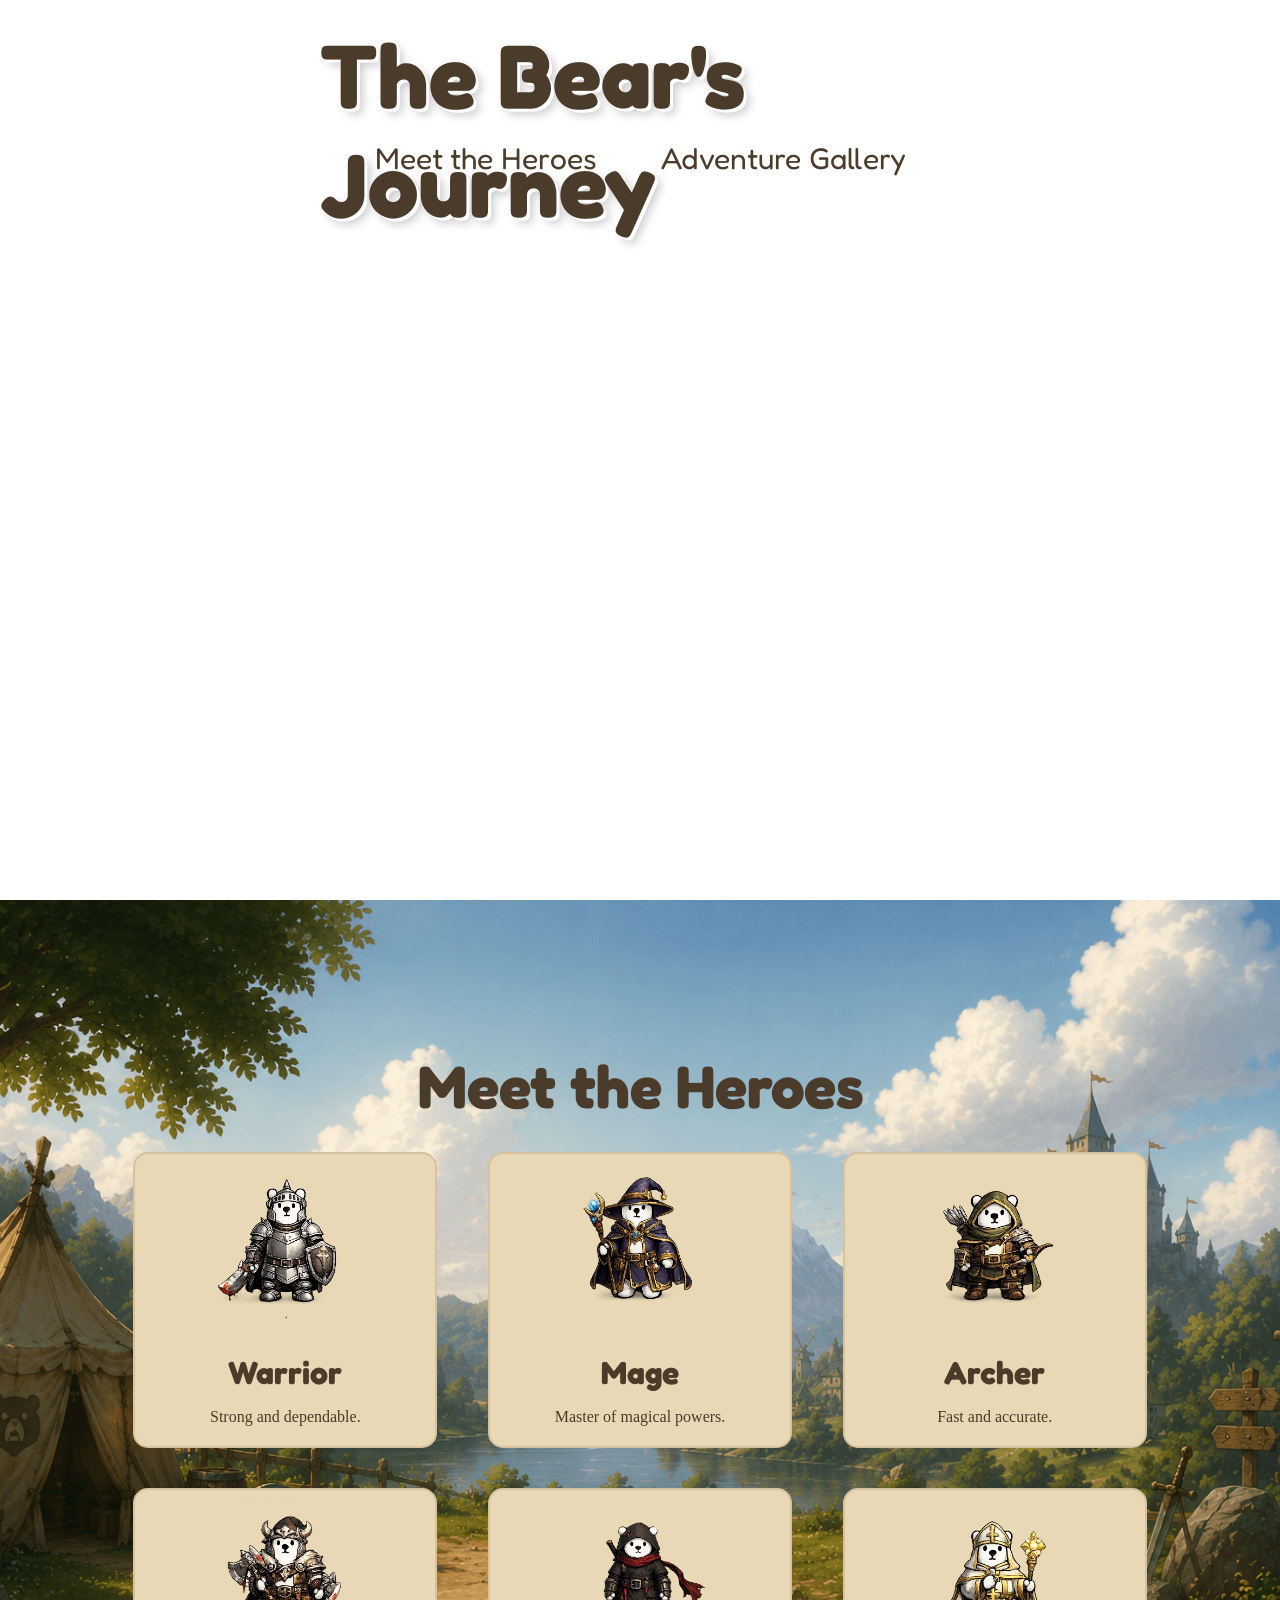
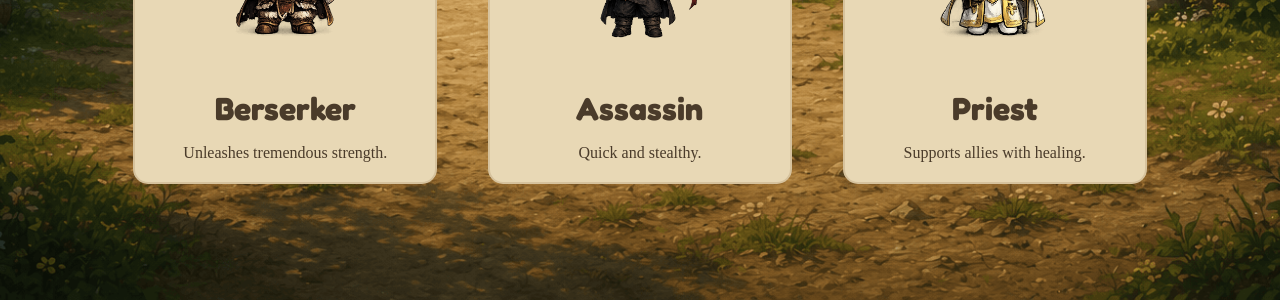
<file: index.html>
<!DOCTYPE html>
<html lang="en">

<head>

    <meta charset="UTF-8">

    <meta name="viewport"
          content="width=device-width, initial-scale=1.0">

    <link href="https://fonts.googleapis.com/css2?family=Fredoka:wght@600&display=swap"
          rel="stylesheet">

    <title>The Bear's Journey</title>
    

    <link rel="stylesheet" href="style.css">

</head>

<body>
  
    <h1 class="title">The Bear's Journey</h1>
  <nav class="navbar">
    <a href="#heroes">Meet the Heroes</a>
    <a href="Adventuremapgallery.html">Adventure Gallery</a>
</nav>
    
    <section class="hero">
        <div class="bear-container">

            <img src="bearstream/bear1.png" class="frame frame1">
            <img src="bearstream/bear2.png" class="frame frame2">
            <img src="bearstream/bear3.png" class="frame frame3">
            <img src="bearstream/bear4.png" class="frame frame4">
            <img src="bearstream/bear5.png" class="frame frame5">
            <img src="bearstream/bear6.png" class="frame frame6">
            <img src="bearstream/bear7.png" class="frame frame7">
            <img src="bearstream/bear8.png" class="frame frame8">
            <img src="bearstream/bear9.png" class="frame frame9">
            <img src="bearstream/bear10.png" class="frame frame10">
            <img src="bearstream/bear11.png" class="frame frame11">
            <img src="bearstream/bear12.png" class="frame frame12">
            <img src="bearstream/bear13.png" class="frame frame13">
            <img src="bearstream/bear14.png" class="frame frame14">
            <img src="bearstream/bear15.png" class="frame frame15">
            <img src="bearstream/bear16.png" class="frame frame16">
            <img src="bearstream/bear17.png" class="frame frame17">

        </div>

    </section>


  
<section class="gallery-section" id="heroes">

    <h2 class="gallery-title">Meet the Heroes</h2>

     

    <div class="gallery">
        
    <a href="warrior.html" class="hero-link">

<div class="hero-card">

    <img src="bearstream/warrior1.png"
         class="warrior">

    <h3>Warrior</h3>

    <p>Strong and dependable.</p>

</div>

</a>

    <a href="mage.html" class="hero-link"> 
        
<div class="hero-card">

    <img src="bearstream/mage1.png"
         class="mage">

    <h3>Mage</h3>
    
    <p>Master of magical powers.</p>

</div>
</a>
<a href="archer.html" class="hero-link">

<div class="hero-card">

    <img src="bearstream/archer1.png"
         class="archer">

    <h3>Archer</h3>

    <p>Fast and accurate.</p>

</div>
    </a>


        <a href="berserker.html" class="hero-link"> 
        
<div class="hero-card">

    <img src="bearstream/berserker1.png"
         class="berserker">

    <h3>Berserker</h3>

    <p>Unleashes tremendous strength.</p>

</div>
        </a>

<a href="assassin.html" class="hero-link">
        
<div class="hero-card">

    <img src="bearstream/assassin1.png"
         class="assassin">

    <h3>Assassin</h3>

    <p>Quick and stealthy.</p>

</div>
</a>
        
<a href="priest.html" class="hero-link">
        
<div class="hero-card">

    <img src="bearstream/priest1.png"
         class="priest">

    <h3>Priest</h3>
    
    <p>Supports allies with healing.</p>

</div>
    </a>
    
    </div>

</section>
</body>

</html>
</file>
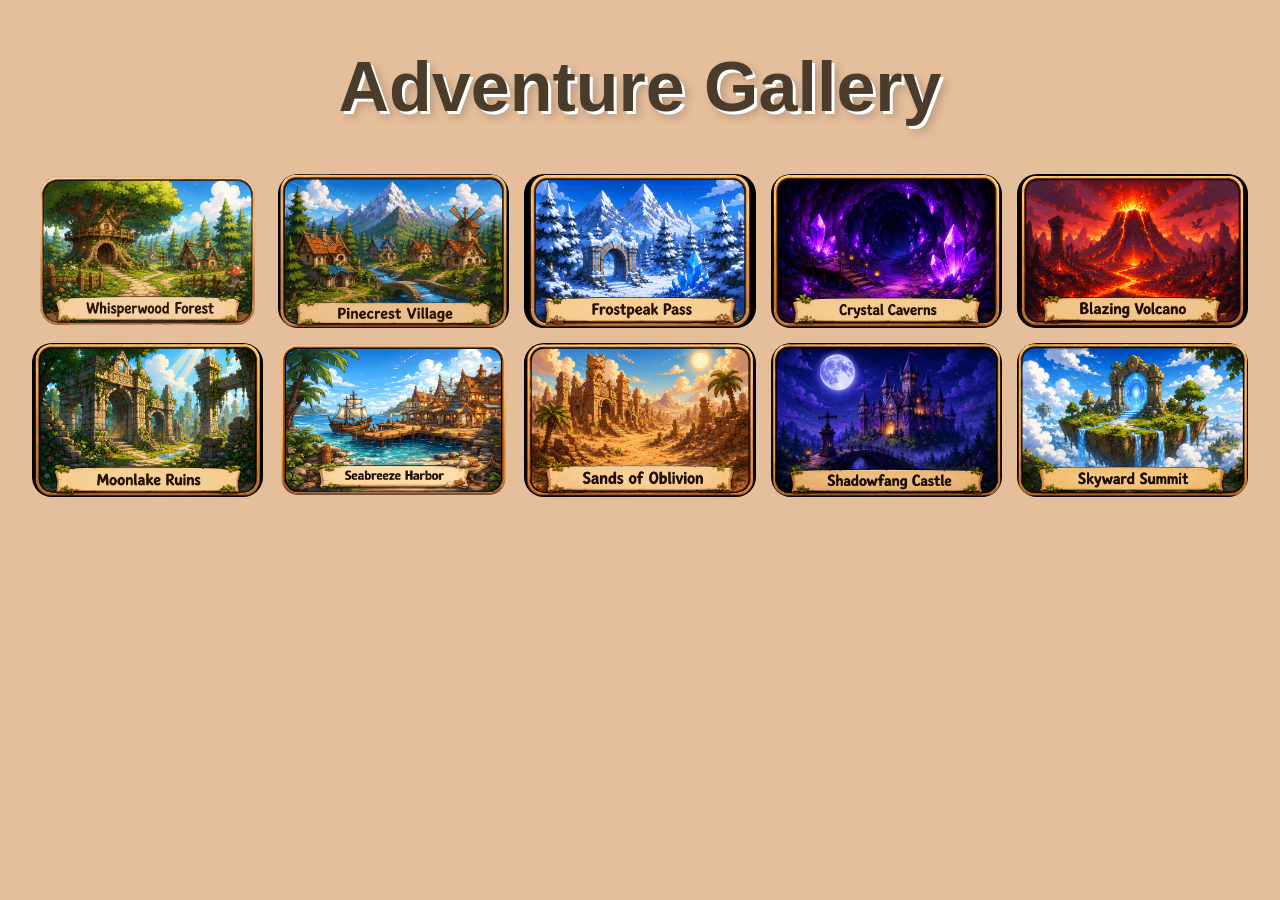
<file: Adventuremapgallery.html>
<!DOCTYPE html>
<html lang="en">
<head>
    <meta charset="UTF-8">
    <meta name="viewport" content="width=device-width, initial-scale=1.0">
    <title>Adventure Gallery</title>

    <link rel="stylesheet" href="gallery.css">
</head>
<body>

<h1 class="title">Adventure Gallery</h1>

<div class="gallery">

    <img src="bearstream/whisperwood.png">
    <img src="bearstream/pinecrest.png">
    <img src="bearstream/frostpeak.png">
    <img src="bearstream/crystalcaverns.png">
    <img src="bearstream/blazingvolcano.png">
    <img src="bearstream/moonlakeruins.png">
    <img src="bearstream/seabreeze.png">
    <img src="bearstream/sands.png">
    <img src="bearstream/shadowfang.png">
    <img src="bearstream/skyward.png">

</div>

</body>
</html>
</file>
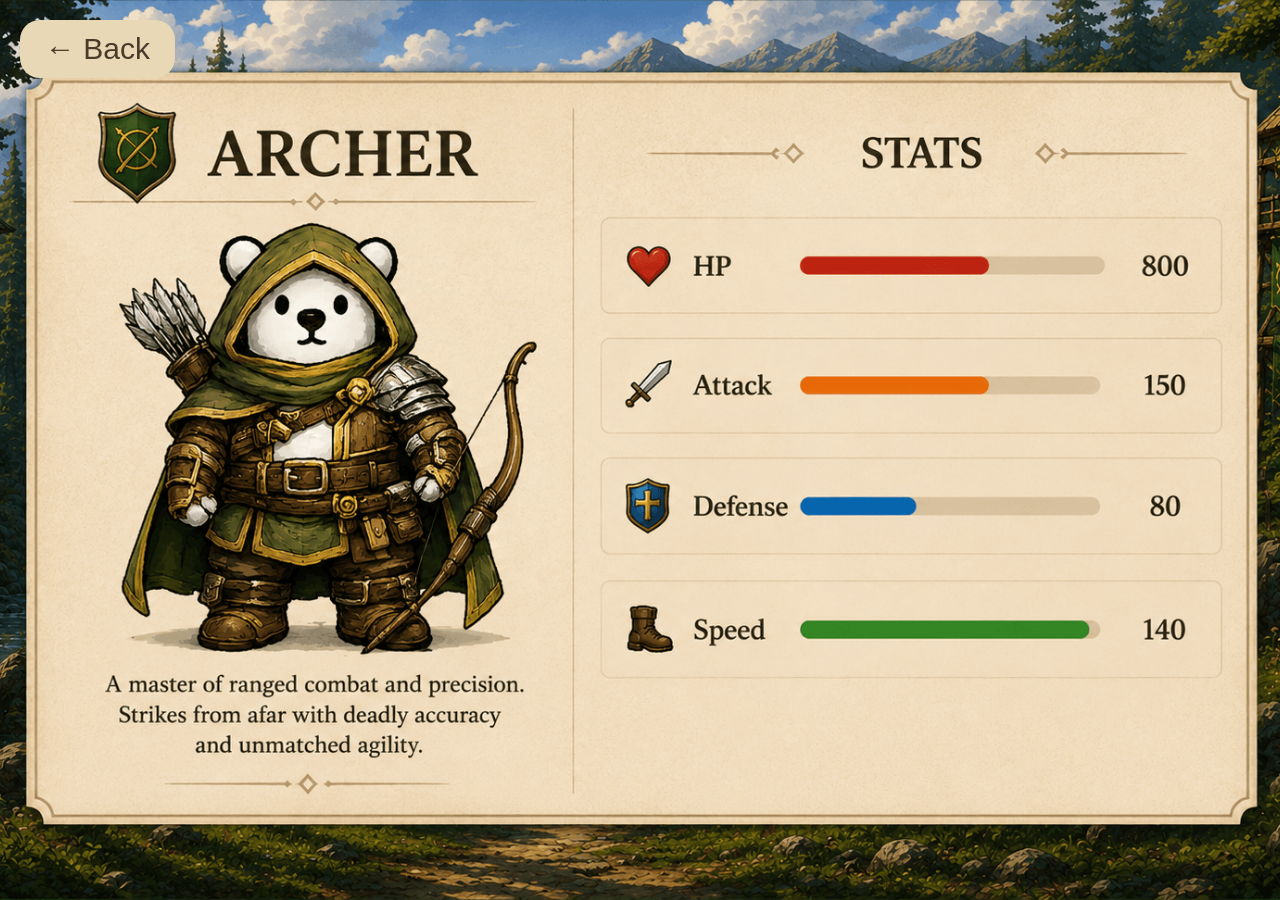
<file: archer.html>
<!DOCTYPE html>
<html lang="en">

<head>
    <title>Archer</title>
</head>

<body>

    <link rel="stylesheet" href="warrior.css">
 <a href="index.html#heroes" class="back-button">
    ← Back
</a>

  

    <img src="bearstream/archerclass.png" class="page">

</body>

</html>
</file>
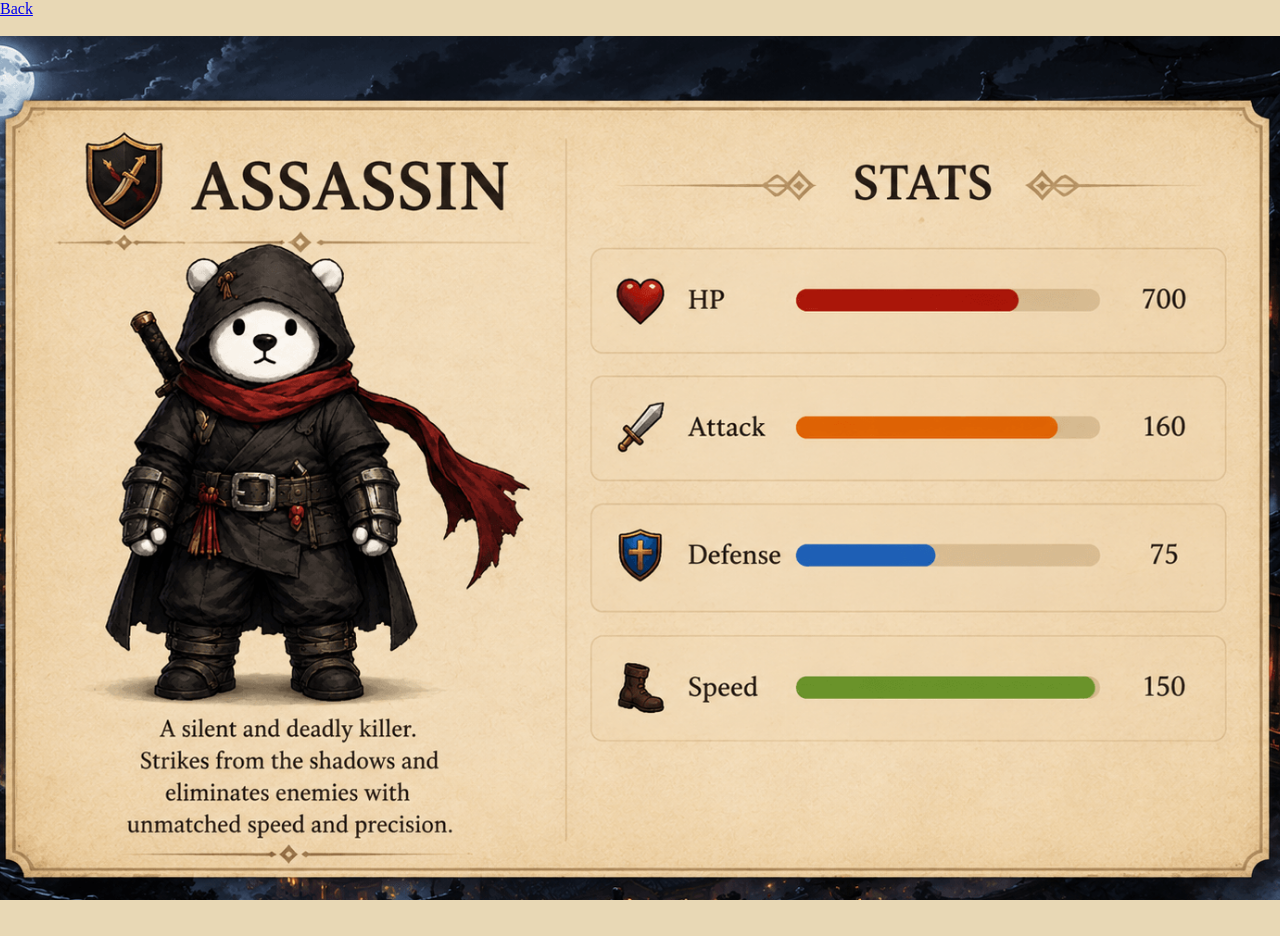
<file: assassin.html>
<!DOCTYPE html>
<html lang="en">

<head>
    <title>Warrior</title>
</head>

<body>

    <link rel="stylesheet" href="warrior.css">
    <a href="index.html">
        Back
    </a>

    <br><br>

    <img src="bearstream/assassinclass.png" class="page">

</body>

</html>
</file>
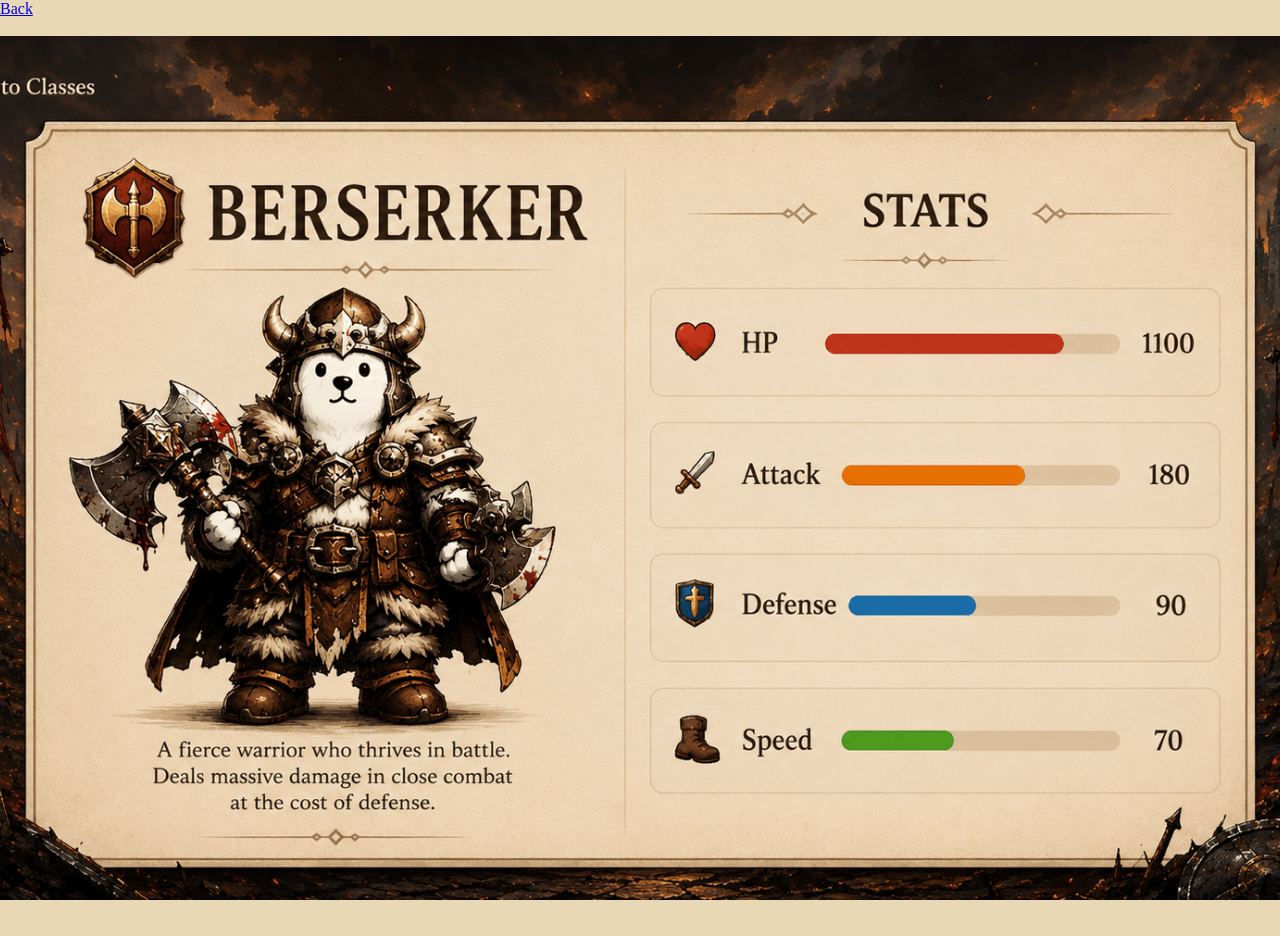
<file: berserker.html>
<!DOCTYPE html>
<html lang="en">

<head>
    <title>Warrior</title>
</head>

<body>

    <link rel="stylesheet" href="warrior.css">
    <a href="index.html">
        Back
    </a>

    <br><br>

    <img src="bearstream/berserkerclass.png" class="page">

</body>

</html>
</file>
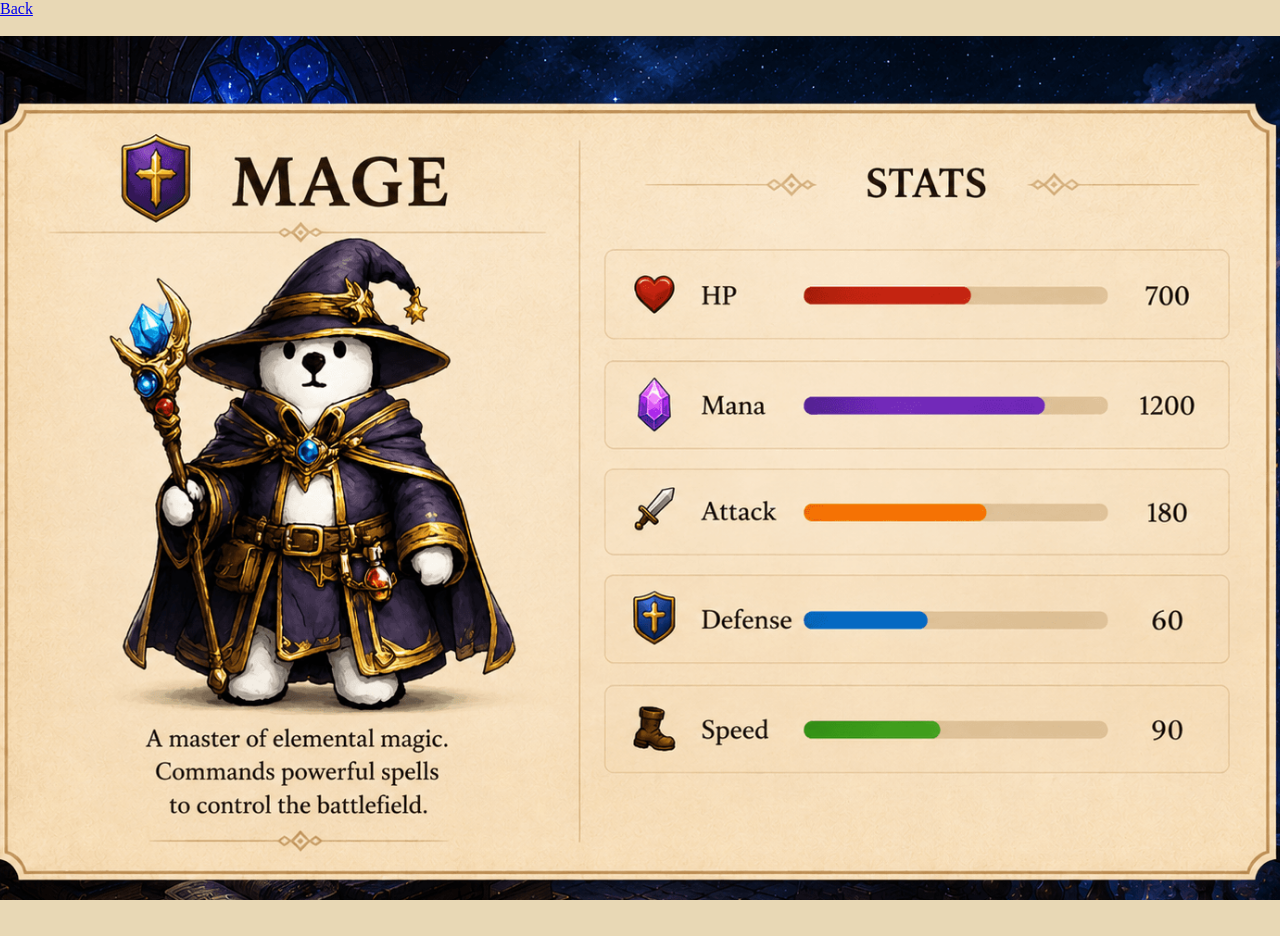
<file: mage.html>
<!DOCTYPE html>
<html lang="en">

<head>
    <title>Warrior</title>
</head>

<body>

    <link rel="stylesheet" href="warrior.css">
    <a href="index.html">
        Back
    </a>

    <br><br>

    <img src="bearstream/mageclass.png" class="page">

</body>

</html>
</file>
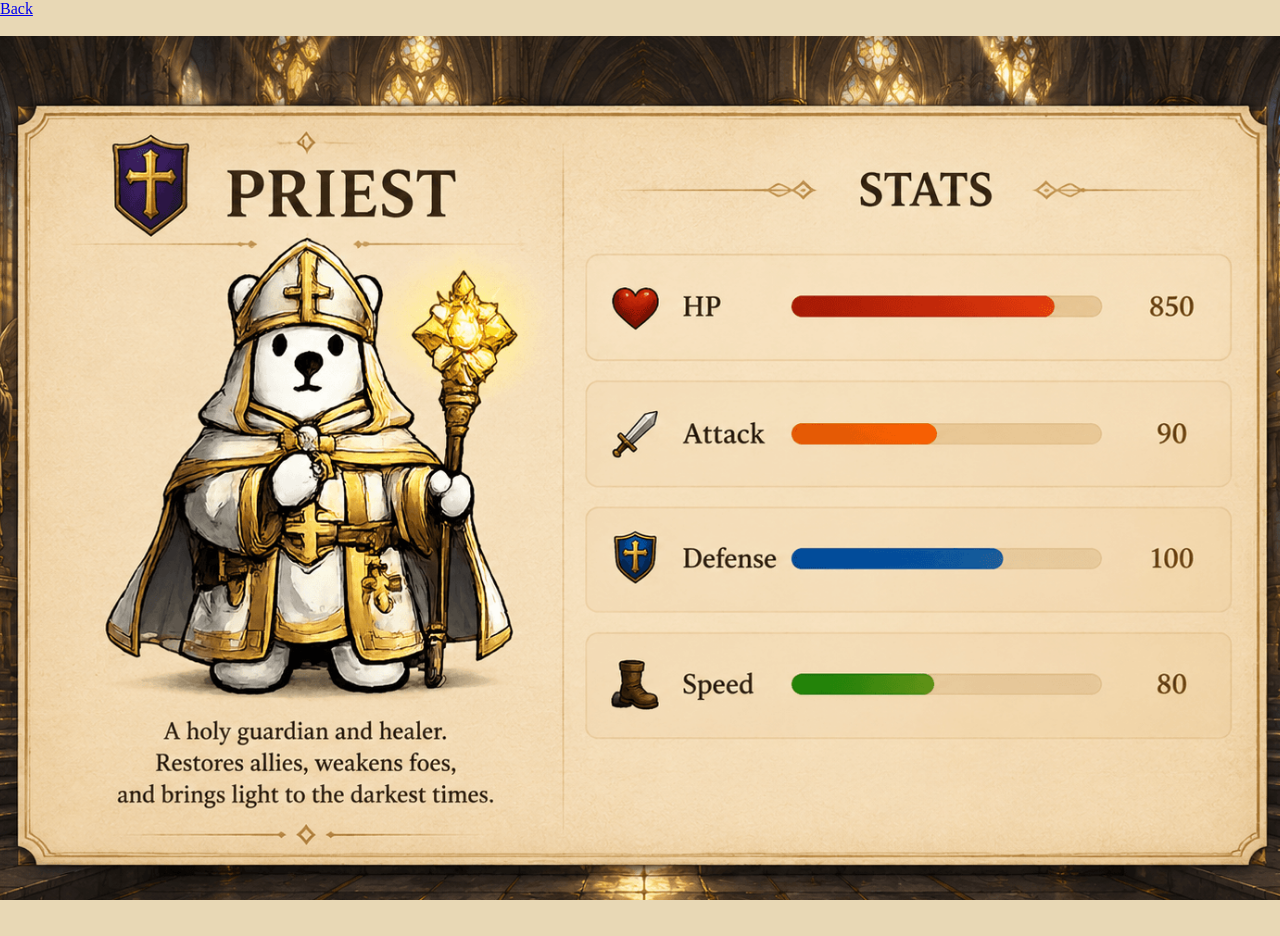
<file: priest.html>
<!DOCTYPE html>
<html lang="en">

<head>
    <title>Warrior</title>
</head>

<body>

    <link rel="stylesheet" href="warrior.css">
    <a href="index.html">
        Back
    </a>

    <br><br>

    <img src="bearstream/priestclass.png" class="page">

</body>

</html>
</file>
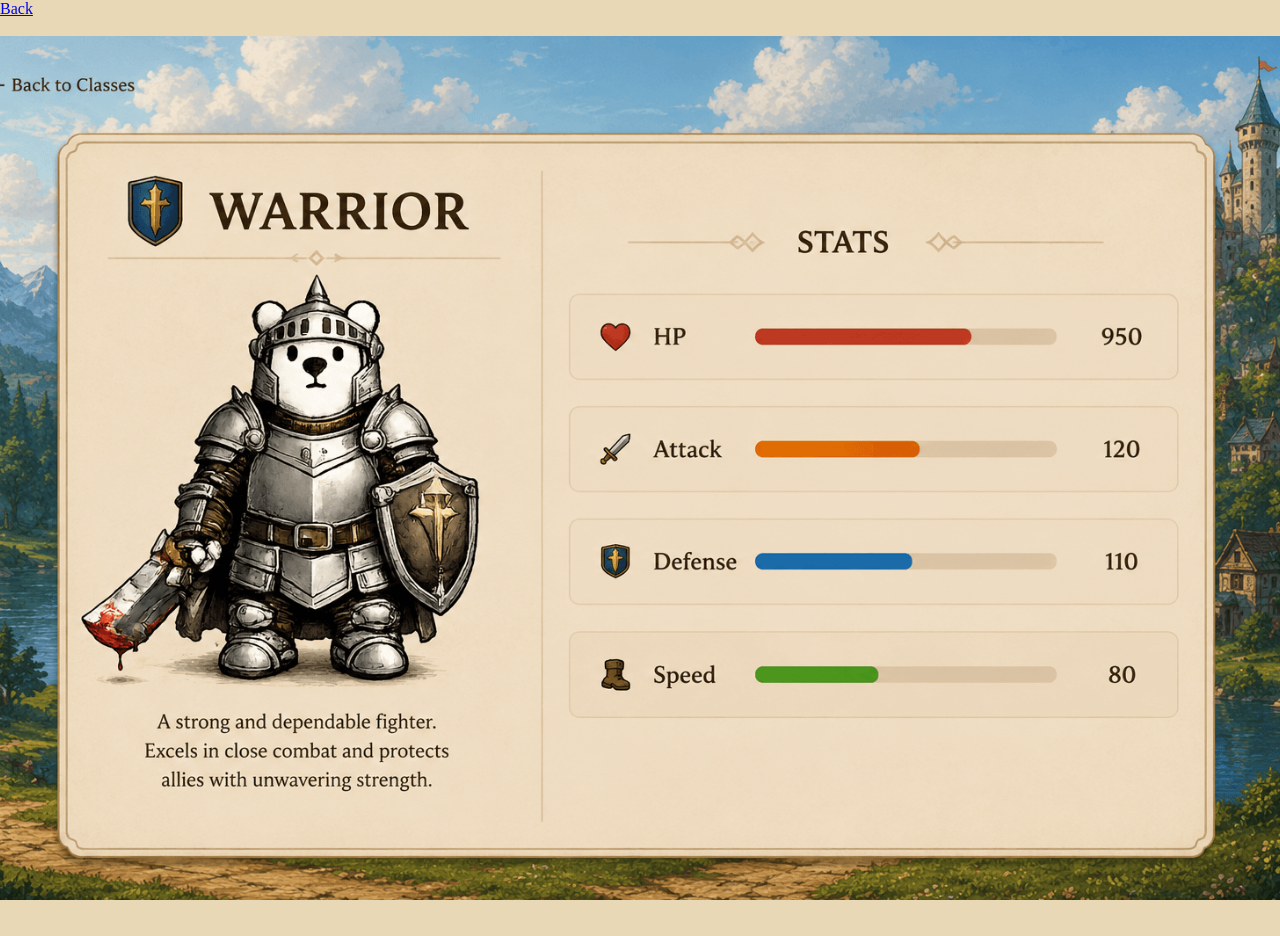
<file: warrior.html>
<!DOCTYPE html>
<html lang="en">

<head>
    <title>Warrior</title>
</head>

<body>

    <link rel="stylesheet" href="warrior.css">
    <a href="index.html">
        Back
    </a>

    <br><br>

    <img src="bearstream/warriorstat.png" class="page">

</body>

</html>
</file>
<file: style.css>
html{

    scroll-behavior: smooth;

}


body{

    margin:0;

}

.title {

    position: absolute;
    top: 20px;
    left: 50%;
    transform: translateX(-50%);
    margin: 0;
    font-family: 'Fredoka', sans-serif;
    font-size: 90px;
    color: #4a3b2a;
    z-index: 1000;
    text-shadow:
        3px 3px white,
        6px 6px 10px rgba(0,0,0,.2);

}


.hero{

    height:100vh;
    background-size:cover;
    background-position:center;
    overflow:hidden;
    display:flex;
    justify-content:center;
    align-items:center;

    animation: bgslide 18s linear infinite;
}

@keyframes bgslide{

    0%{
        background-image:url("bearstream/background1s.png");
    }

    33%{
        background-image:url("bearstream/background3.png");
    }

    66%{
        background-image:url("bearstream/background4.png");
    }

    100%{
        background-image:url("bearstream/background1s.png");
    }


}

.navbar{

    position: absolute;
    top: 140px;
    left: 50%;
    transform: translateX(-50%);
    z-index: 1000;

}

.navbar a{

    text-decoration: none;
    font-family: 'Fredoka', sans-serif;
    font-size: 30px;
    color: #4a3b2a;
    margin: 0 30px;
    transition: .3s;

}

.navbar a:hover{

    color: #d68c2c;

}
.bear-container{

    position:relative;
    width:2000px;
    height:1000px;
}


.frame{

    position:absolute;
    width:100%;
    top:0;
    left:0;
    opacity:0;
    animation:slideshow 3s infinite linear;

}

.frame1 {animation-delay:0s;}
.frame2 {animation-delay:.18s;}
.frame3 {animation-delay:.36s;}
.frame4 {animation-delay:.54s;}
.frame5 {animation-delay:.72s;}
.frame6 {animation-delay:.90s;}
.frame7 {animation-delay:1.08s;}
.frame8 {animation-delay:1.26s;}
.frame9 {animation-delay:1.44s;}
.frame10 {animation-delay:1.62s;}
.frame11 {animation-delay:1.80s;}
.frame12 {animation-delay:1.98s;}
.frame13 {animation-delay:2.16s;}
.frame14 {animation-delay:2.34s;}
.frame15 {animation-delay:2.52s;}
.frame16 {animation-delay:2.70s;}
.frame17 {animation-delay:2.88s;}



@keyframes slideshow{

    0%{
        opacity:1;
    }

    5.8%{
        opacity:1;
    }

    5.81%{
        opacity:0;
    }

    100%{
        opacity:0;
    }

}


.gallery-section{

    min-height:100vh;
    background-image:url("bearstream/background2.png");
    background-size:cover;
    background-position:center;
    padding-top:100px;
    text-align:center;
}


.gallery-title{

    font-family:'Fredoka', sans-serif;
    font-size:60px;
    color:#4a3b2a;
    margin-bottom:10px;
}


.gallery-text{

    font-size:20px;
    color:#4a3b2a;
    margin-bottom:50px;
}


.gallery {

    display: grid;
    grid-template-columns: repeat(3, 1fr);
    gap: 40px;
    justify-items: center;
    width: 80%;
    margin: auto;
    padding-top: 20px;

}


.hero-card{

    width:300px;
    background-color:#e8d8b5;
    border:2px solid #d6c29d;
    border-radius:15px;
    overflow:hidden;
    transition:.3s;
}


.hero-card:hover{

    transform:translateY(-5px);

}


.hero-card img{

    width:60%;
    height:180px;
    object-fit:contain;

}


.hero-card h3{

    font-family:'Fredoka', sans-serif;
    font-size:32px;
    color:#4a3b2a;
    margin-top:15px;
    margin-bottom:10px;

}


.hero-card p{

    color:#4a3b2a;
    margin-bottom:20px;
}
.warrior:hover{

    content:url("bearstream/warrior2.png");

}

.mage:hover{

    content:url("bearstream/mage2.png");

}

.archer:hover{

    content:url("bearstream/archer2.png");

}

.berserker:hover{

    content:url("bearstream/berserker2.png");

}

.assassin:hover{

    content:url("bearstream/assassin2.png");

}

.priest:hover{

    content:url("bearstream/priest2.png");

}

.hero-link{

    text-decoration:none;

    color:inherit;

}
</file>
<file: gallery.css>
body{

    margin:0;
    background-color:#e5be9c;

}


.title{

    text-align:center;
    font-family:'Fredoka', sans-serif;
    font-size:70px;
    color:#4a3b2a;

    text-shadow:
        3px 3px white,
        6px 6px 10px rgba(0,0,0,.2);

}


.gallery{

    width:95%;
    margin:auto;

    display:grid;

    grid-template-columns:repeat(5,1fr);

    gap:15px;

}


.gallery img{

    width:100%;

    border-radius:20px;

    cursor:pointer;

    transition:.3s;

}


.gallery img:hover{

    transform:scale(1.08);
    filter:brightness(1.1);



}

.back-button{

    text-align:center;
    margin:50px 0;

}


.back-button a{

    text-decoration:none;

    font-family:'Fredoka', sans-serif;

    font-size:30px;

    color:#4a3b2a;

    background-color:#e8d8b5;

    padding:15px 30px;

    border-radius:20px;

    transition:.3s;

}


.back-button a:hover{

    background-color:#d6c29d;

    transform:scale(1.05);

    display:inline-block;

}
</file>
<file: warrior.css>
html, body{
    margin: 0;
    width: 100%;
    height: 100%;
    overflow: hidden; /* removes scrolling */
}

body{
    background-color: #e8d8b5;
}

.page{
    width: 100%;
    height: 100%;
    object-fit: cover;
    display: block;
}

.back-button{
    position: fixed;
    top: 20px;
    left: 20px;

    text-decoration: none;

    font-family: 'Fredoka', sans-serif;
    font-size: 30px;

    color: #4a3b2a;

    background-color: #e8d8b5;

    padding: 12px 25px;

    border-radius: 20px;

    transition: .3s;

    z-index: 1000;
}

.back-button:hover{
    background-color: #d6c29d;
    transform: scale(1.05);
}
</file>
